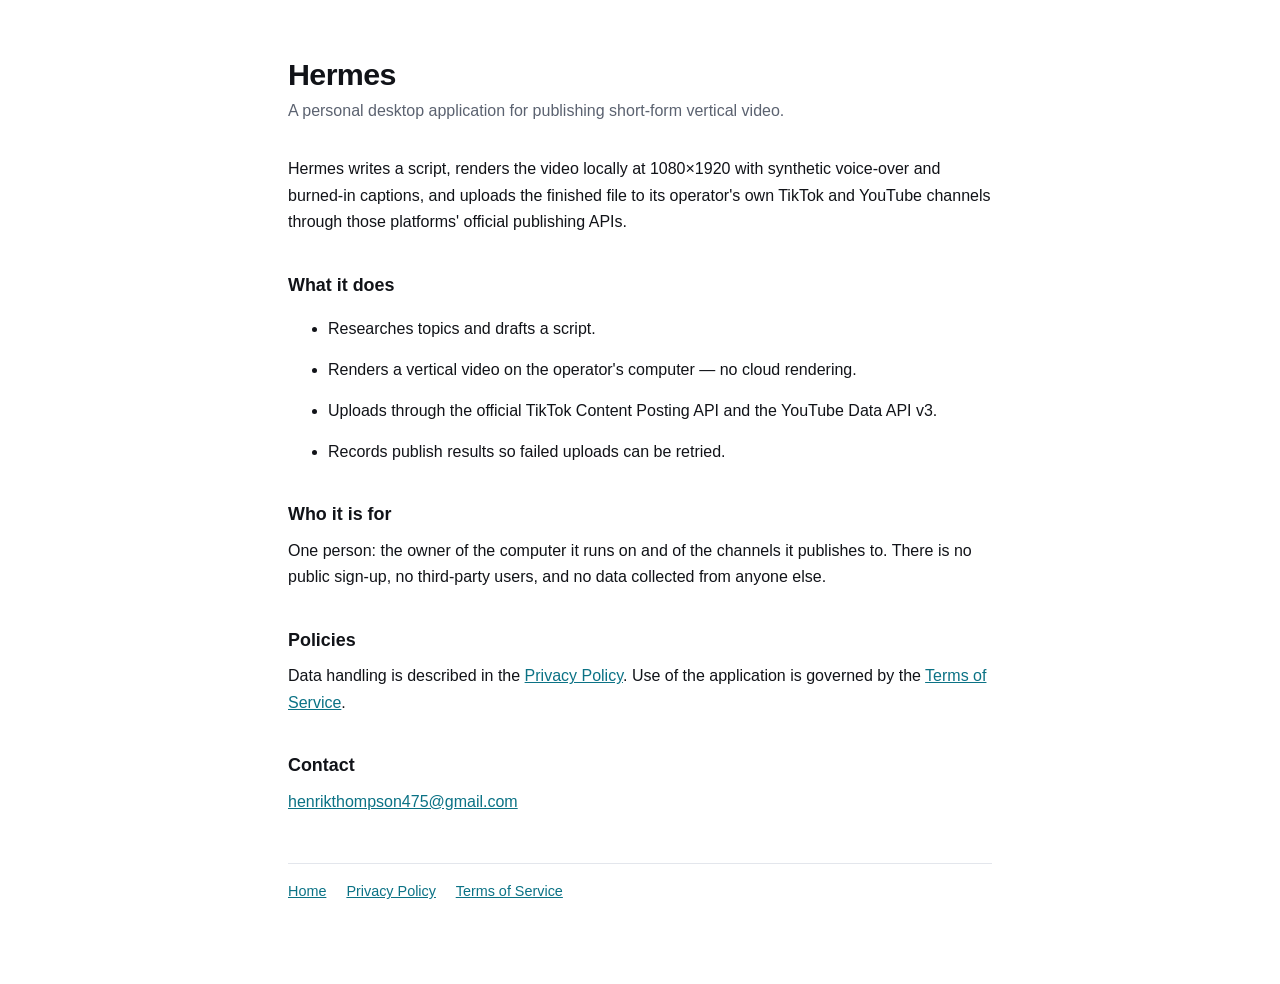
<file: index.html>
<!doctype html>
<html lang="en">
<head>
<meta charset="utf-8">
<meta name="viewport" content="width=device-width, initial-scale=1">
<title>Hermes — short-form video publishing tool</title>
<link rel="stylesheet" href="style.css">
</head>
<body>
<main>
  <h1>Hermes</h1>
  <p class="sub">A personal desktop application for publishing short-form vertical video.</p>

  <p>Hermes writes a script, renders the video locally at 1080×1920 with synthetic
  voice-over and burned-in captions, and uploads the finished file to its operator's own
  TikTok and YouTube channels through those platforms' official publishing APIs.</p>

  <h2>What it does</h2>
  <ul>
    <li>Researches topics and drafts a script.</li>
    <li>Renders a vertical video on the operator's computer — no cloud rendering.</li>
    <li>Uploads through the official TikTok Content Posting API and the YouTube Data API v3.</li>
    <li>Records publish results so failed uploads can be retried.</li>
  </ul>

  <h2>Who it is for</h2>
  <p>One person: the owner of the computer it runs on and of the channels it publishes to.
  There is no public sign-up, no third-party users, and no data collected from anyone else.</p>

  <h2>Policies</h2>
  <p>Data handling is described in the <a href="privacy.html">Privacy Policy</a>. Use of the
  application is governed by the <a href="terms.html">Terms of Service</a>.</p>

  <h2>Contact</h2>
  <p><a href="mailto:henrikthompson475@gmail.com">henrikthompson475@gmail.com</a></p>

  <nav>
    <a href="index.html">Home</a>
    <a href="privacy.html">Privacy Policy</a>
    <a href="terms.html">Terms of Service</a>
  </nav>
</main>
</body>
</html>
</file>
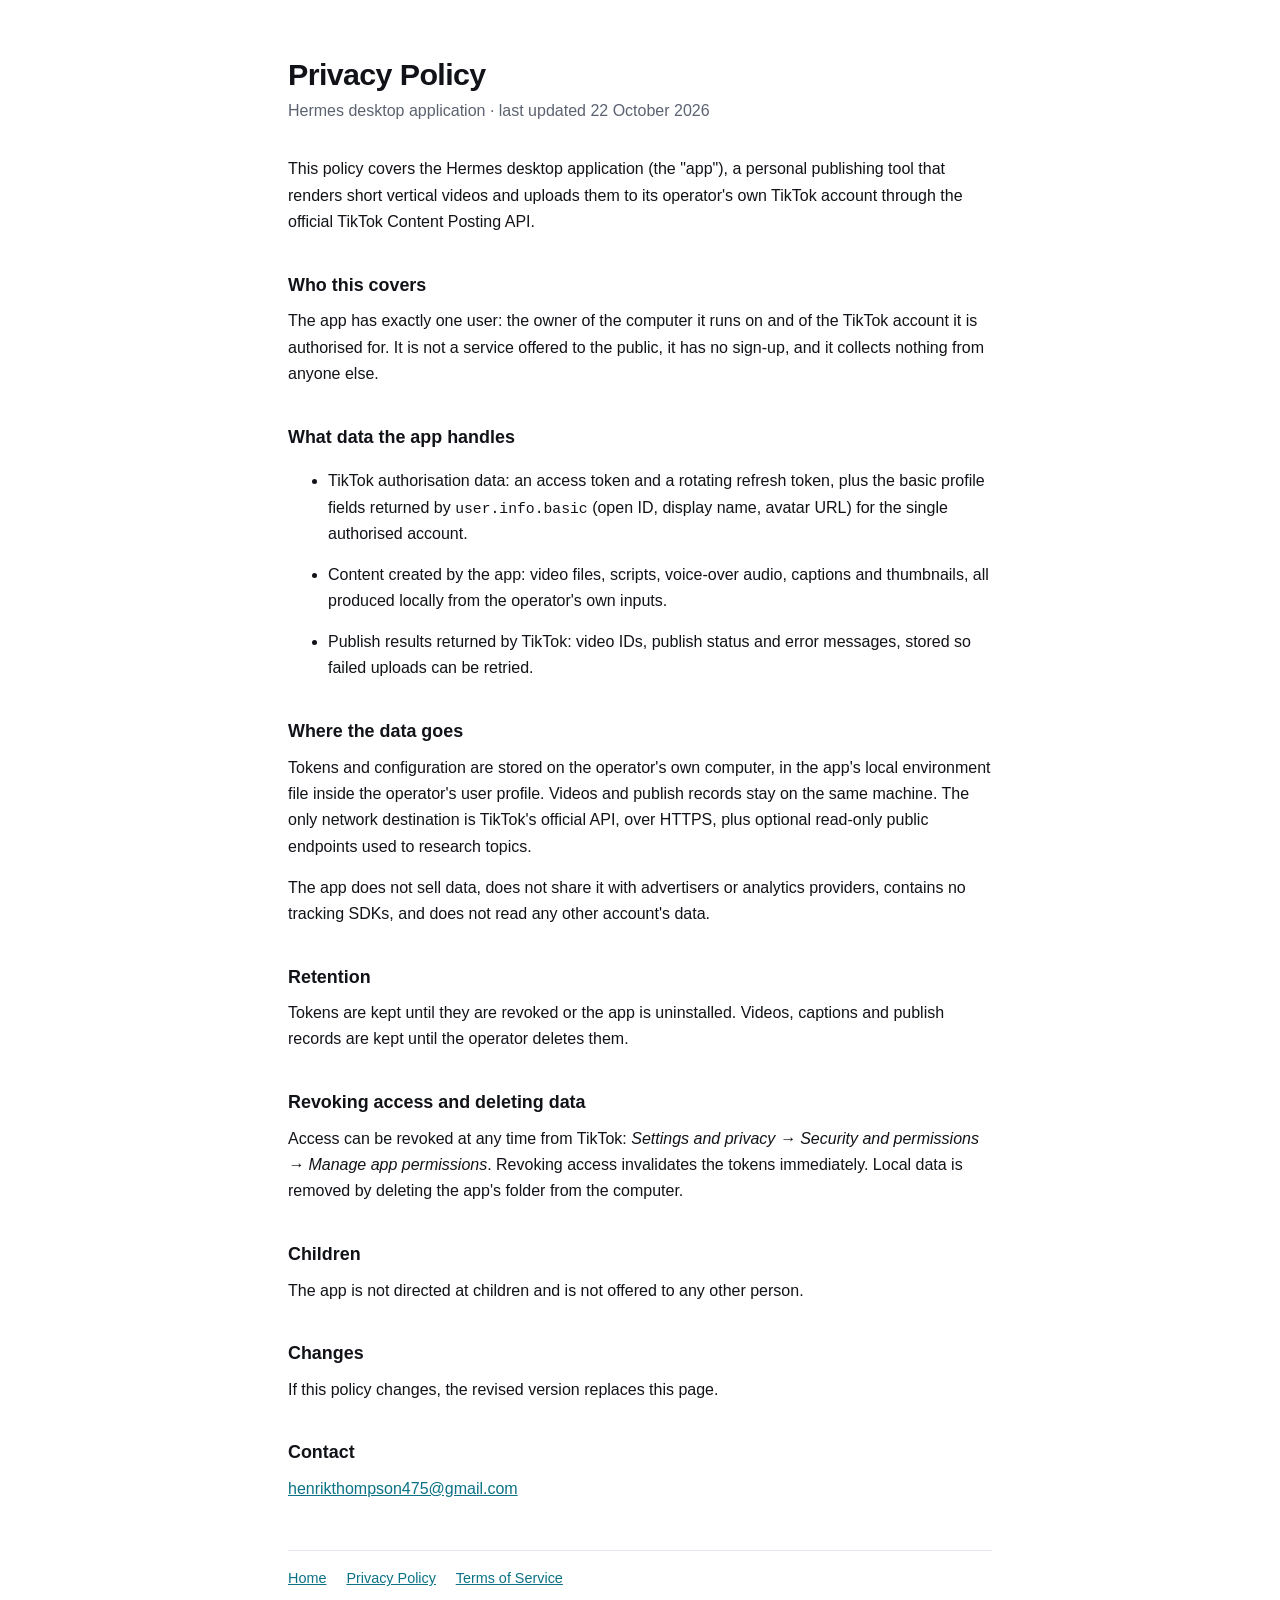
<file: privacy.html>
<!doctype html>
<html lang="en">
<head>
<meta charset="utf-8">
<meta name="viewport" content="width=device-width, initial-scale=1">
<title>Privacy Policy — Hermes</title>
<link rel="stylesheet" href="style.css">
</head>
<body>
<main>
  <h1>Privacy Policy</h1>
  <p class="sub">Hermes desktop application · last updated 22 October 2026</p>

  <p>This policy covers the Hermes desktop application (the "app"), a personal publishing
  tool that renders short vertical videos and uploads them to its operator's own TikTok
  account through the official TikTok Content Posting API.</p>

  <h2>Who this covers</h2>
  <p>The app has exactly one user: the owner of the computer it runs on and of the TikTok
  account it is authorised for. It is not a service offered to the public, it has no
  sign-up, and it collects nothing from anyone else.</p>

  <h2>What data the app handles</h2>
  <ul>
    <li>TikTok authorisation data: an access token and a rotating refresh token, plus the
    basic profile fields returned by <code>user.info.basic</code> (open ID, display name,
    avatar URL) for the single authorised account.</li>
    <li>Content created by the app: video files, scripts, voice-over audio, captions and
    thumbnails, all produced locally from the operator's own inputs.</li>
    <li>Publish results returned by TikTok: video IDs, publish status and error messages,
    stored so failed uploads can be retried.</li>
  </ul>

  <h2>Where the data goes</h2>
  <p>Tokens and configuration are stored on the operator's own computer, in the app's local
  environment file inside the operator's user profile. Videos and publish records stay on
  the same machine. The only network destination is TikTok's official API, over HTTPS,
  plus optional read-only public endpoints used to research topics.</p>
  <p>The app does not sell data, does not share it with advertisers or analytics providers,
  contains no tracking SDKs, and does not read any other account's data.</p>

  <h2>Retention</h2>
  <p>Tokens are kept until they are revoked or the app is uninstalled. Videos, captions and
  publish records are kept until the operator deletes them.</p>

  <h2>Revoking access and deleting data</h2>
  <p>Access can be revoked at any time from TikTok: <em>Settings and privacy → Security and
  permissions → Manage app permissions</em>. Revoking access invalidates the tokens
  immediately. Local data is removed by deleting the app's folder from the computer.</p>

  <h2>Children</h2>
  <p>The app is not directed at children and is not offered to any other person.</p>

  <h2>Changes</h2>
  <p>If this policy changes, the revised version replaces this page.</p>

  <h2>Contact</h2>
  <p><a href="mailto:henrikthompson475@gmail.com">henrikthompson475@gmail.com</a></p>

  <nav>
    <a href="index.html">Home</a>
    <a href="privacy.html">Privacy Policy</a>
    <a href="terms.html">Terms of Service</a>
  </nav>
</main>
</body>
</html>
</file>
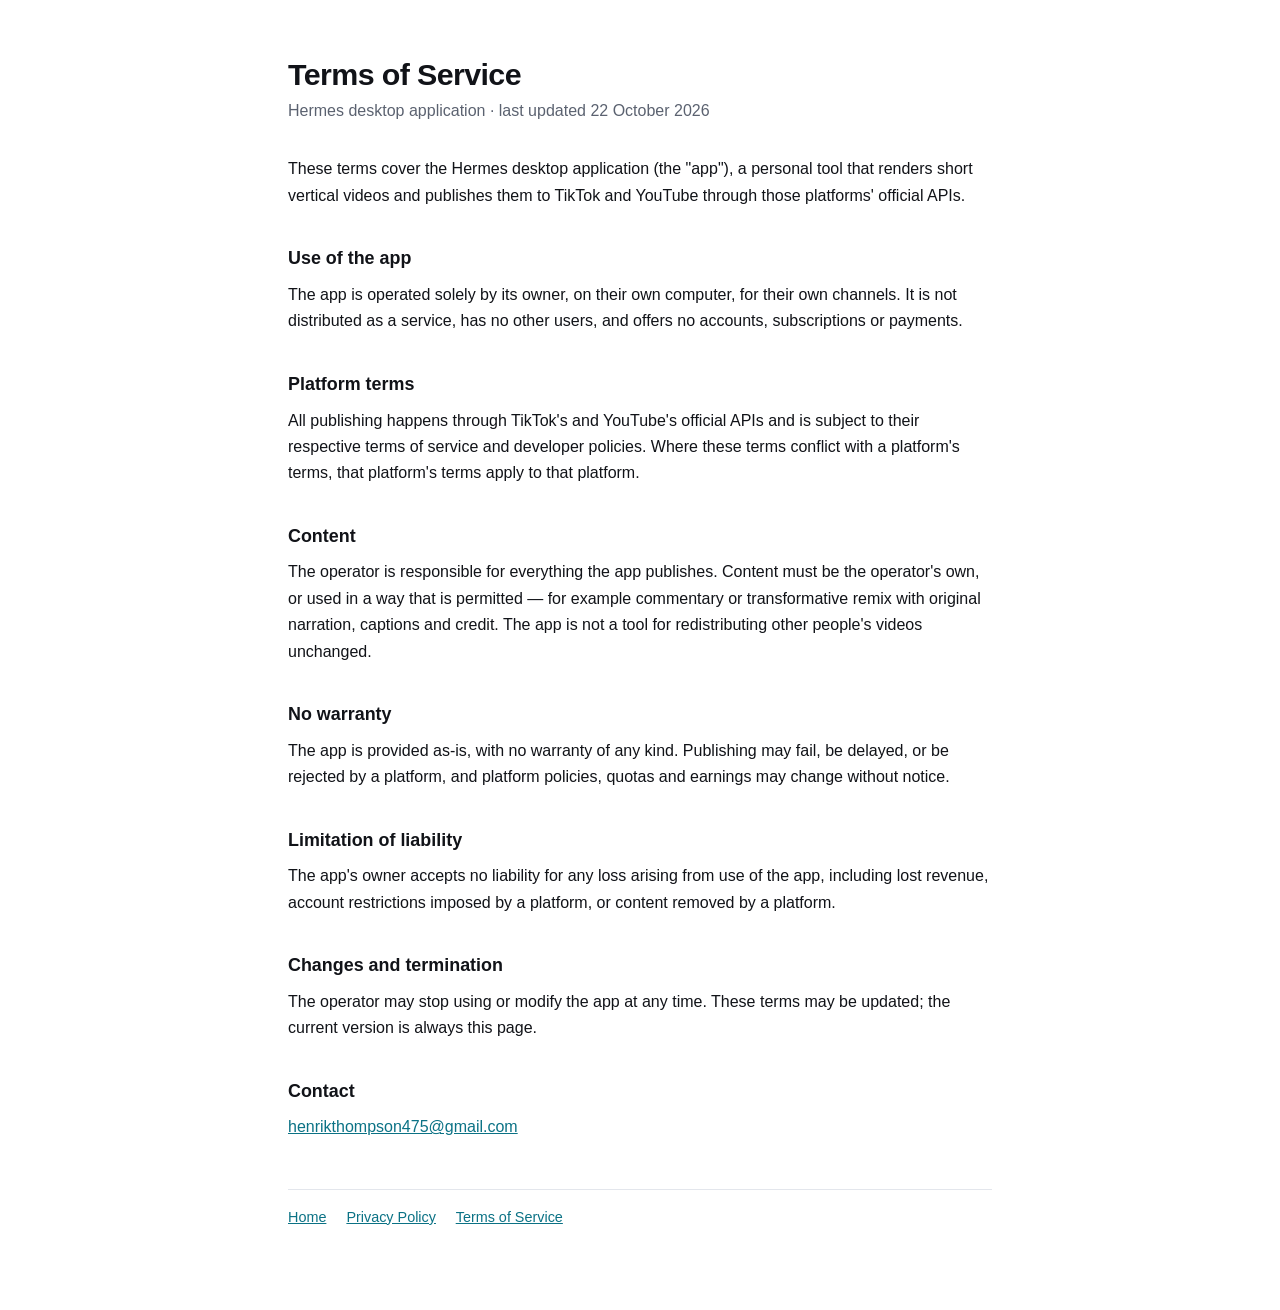
<file: terms.html>
<!doctype html>
<html lang="en">
<head>
<meta charset="utf-8">
<meta name="viewport" content="width=device-width, initial-scale=1">
<title>Terms of Service — Hermes</title>
<link rel="stylesheet" href="style.css">
</head>
<body>
<main>
  <h1>Terms of Service</h1>
  <p class="sub">Hermes desktop application · last updated 22 October 2026</p>

  <p>These terms cover the Hermes desktop application (the "app"), a personal tool that
  renders short vertical videos and publishes them to TikTok and YouTube through those
  platforms' official APIs.</p>

  <h2>Use of the app</h2>
  <p>The app is operated solely by its owner, on their own computer, for their own channels.
  It is not distributed as a service, has no other users, and offers no accounts,
  subscriptions or payments.</p>

  <h2>Platform terms</h2>
  <p>All publishing happens through TikTok's and YouTube's official APIs and is subject to
  their respective terms of service and developer policies. Where these terms conflict with
  a platform's terms, that platform's terms apply to that platform.</p>

  <h2>Content</h2>
  <p>The operator is responsible for everything the app publishes. Content must be the
  operator's own, or used in a way that is permitted — for example commentary or
  transformative remix with original narration, captions and credit. The app is not a tool
  for redistributing other people's videos unchanged.</p>

  <h2>No warranty</h2>
  <p>The app is provided as-is, with no warranty of any kind. Publishing may fail, be
  delayed, or be rejected by a platform, and platform policies, quotas and earnings may
  change without notice.</p>

  <h2>Limitation of liability</h2>
  <p>The app's owner accepts no liability for any loss arising from use of the app,
  including lost revenue, account restrictions imposed by a platform, or content removed by
  a platform.</p>

  <h2>Changes and termination</h2>
  <p>The operator may stop using or modify the app at any time. These terms may be updated;
  the current version is always this page.</p>

  <h2>Contact</h2>
  <p><a href="mailto:henrikthompson475@gmail.com">henrikthompson475@gmail.com</a></p>

  <nav>
    <a href="index.html">Home</a>
    <a href="privacy.html">Privacy Policy</a>
    <a href="terms.html">Terms of Service</a>
  </nav>
</main>
</body>
</html>
</file>
<file: style.css>
:root {
  color-scheme: light dark;
  --ink: #111318;
  --muted: #5b6270;
  --line: #e3e6ec;
  --accent: #0b7285;
}
@media (prefers-color-scheme: dark) {
  :root {
    --ink: #eef1f6;
    --muted: #a2aab8;
    --line: #2a2f38;
    --accent: #4dd0e1;
  }
}
* { box-sizing: border-box; }
body {
  margin: 0;
  padding: 3.5rem 1.25rem 5rem;
  font: 16px/1.65 -apple-system, "Segoe UI", Roboto, Helvetica, Arial, sans-serif;
  color: var(--ink);
  background: Canvas;
}
main { max-width: 44rem; margin: 0 auto; }
a { color: var(--accent); }
h1 { font-size: 1.9rem; line-height: 1.2; margin: 0 0 .35rem; letter-spacing: -.02em; }
h2 { font-size: 1.12rem; margin: 2.2rem 0 .5rem; }
p, li { margin: 0 0 .9rem; }
.sub { color: var(--muted); margin: 0 0 2rem; }
nav { border-top: 1px solid var(--line); margin-top: 3rem; padding-top: 1rem; font-size: .9rem; color: var(--muted); }
nav a { margin-right: 1rem; }
code { font-size: .92em; }
</file>
